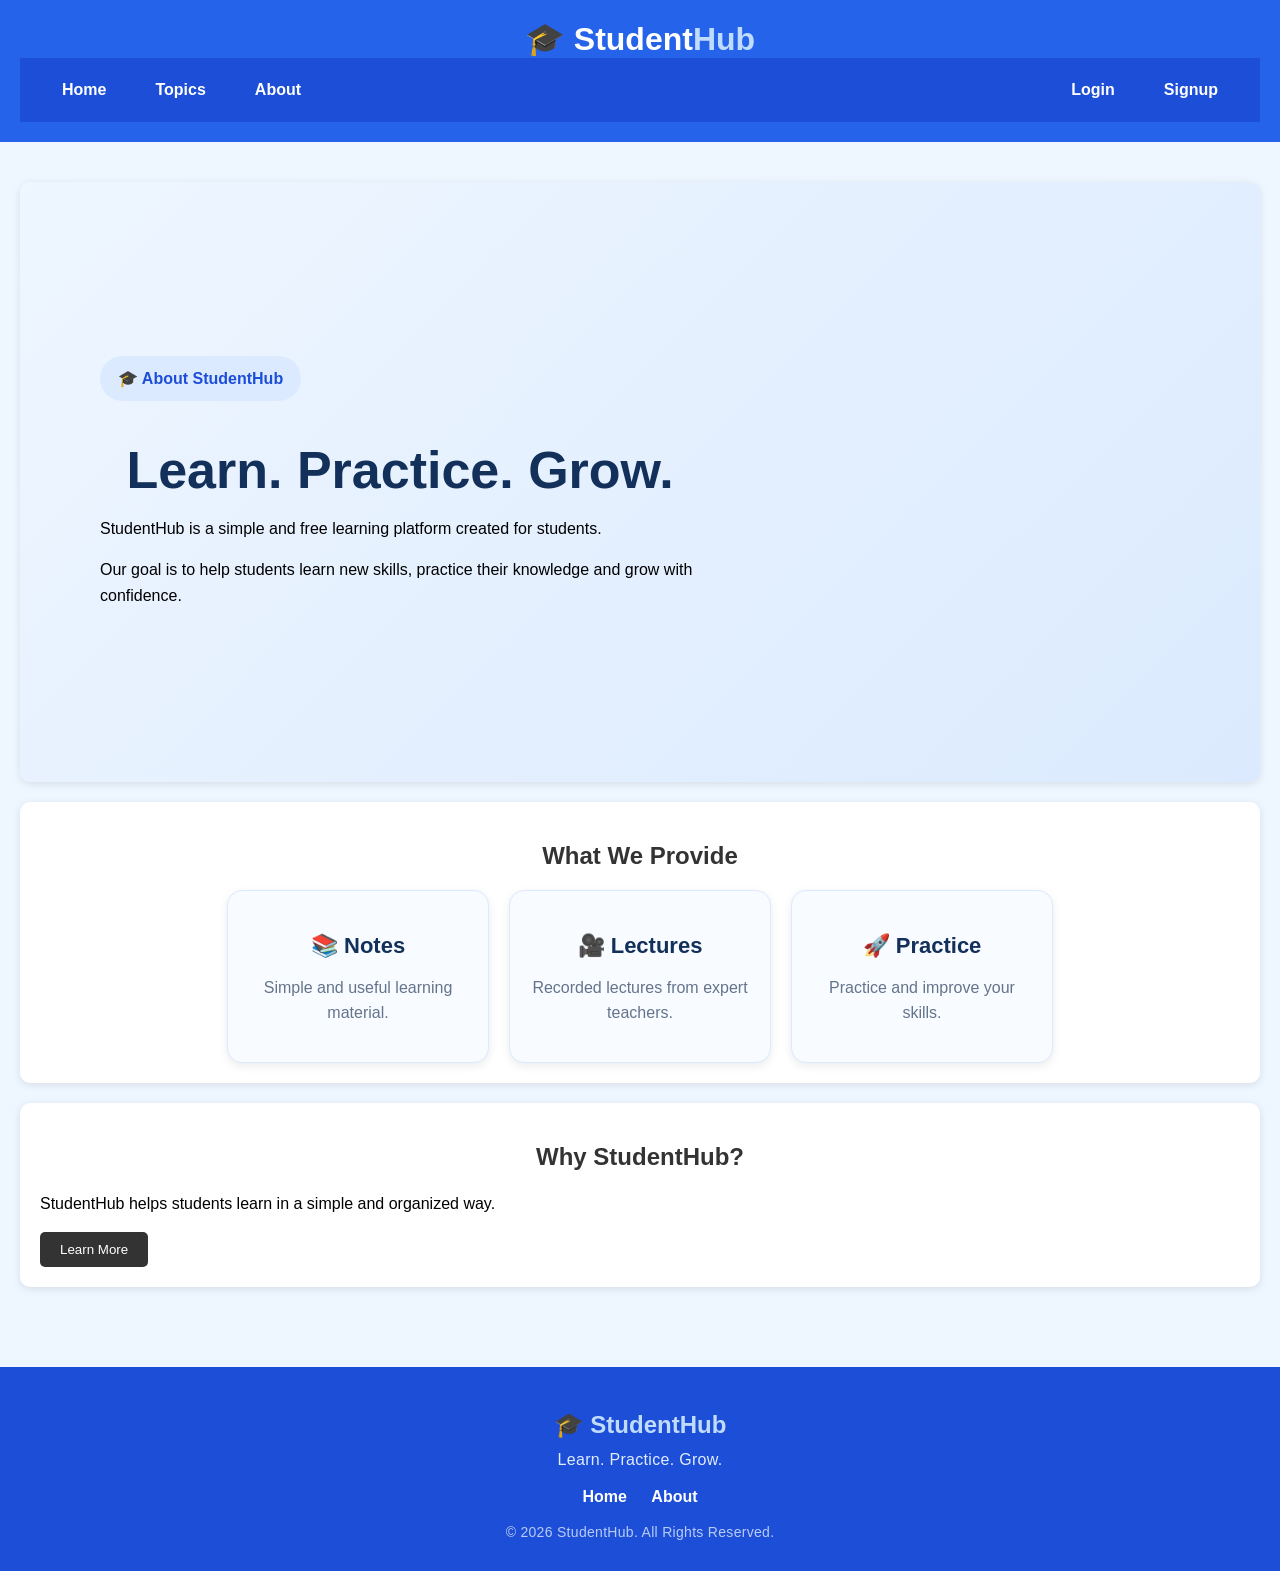
<file: about.html>
<!DOCTYPE html>
<html lang="en">

<head>
    <meta charset="UTF-8">
    <meta name="viewport" content="width=device-width, initial-scale=1.0">
    <title>About - StudentHub</title>
    <link rel="stylesheet" href="style.css">
</head>

<body>

    <header>
        <h1>🎓 <span>Student</span><span>Hub</span></h1>

        <nav>
            <div class="nav-links">
                <a href="index.html">Home</a>
                <a href="index.html#topics">Topics</a>
                <a href="about.html">About</a>
            </div>

            <div class="auth-links">
                <a href="login.html">Login</a>
                <a href="signup.html">Signup</a>
            </div>
        </nav>
    </header>

    <main>

        <section class="hero">
            <div class="hero-content">
                <p class="hero-tag">🎓 About StudentHub</p>

                <h2>Learn. Practice. Grow.</h2>

                <p>
                    StudentHub is a simple and free learning platform
                    created for students.
                </p>

                <p>
                    Our goal is to help students learn new skills,
                    practice their knowledge and grow with confidence.
                </p>
            </div>
        </section>

        <section>
            <h2>What We Provide</h2>

            <div class="resource-cards">

                <div class="resource-card">
                    <h3>📚 Notes</h3>
                    <p>Simple and useful learning material.</p>
                </div>

                <div class="resource-card">
                    <h3>🎥 Lectures</h3>
                    <p>Recorded lectures from expert teachers.</p>
                </div>

                <div class="resource-card">
                    <h3>🚀 Practice</h3>
                    <p>Practice and improve your skills.</p>
                </div>

            </div>
        </section>
        <section>
    <h2>Why StudentHub?</h2>

    <p id="aboutMessage">
        StudentHub helps students learn in a simple and organized way.
    </p>

    <button id="learnMoreBtn">Learn More</button>
</section>

    </main>

    <footer>
        <div class="footer-content">
            <h3>🎓 StudentHub</h3>
            <p>Learn. Practice. Grow.</p>

            <div class="footer-links">
                <a href="index.html">Home</a>
                <a href="about.html">About</a>
            </div>

            <p class="copyright">
                &copy; 2026 StudentHub. All Rights Reserved.
            </p>
        </div>
    </footer>

    <script src="script.js"></script>

</body>
</html>
</file>
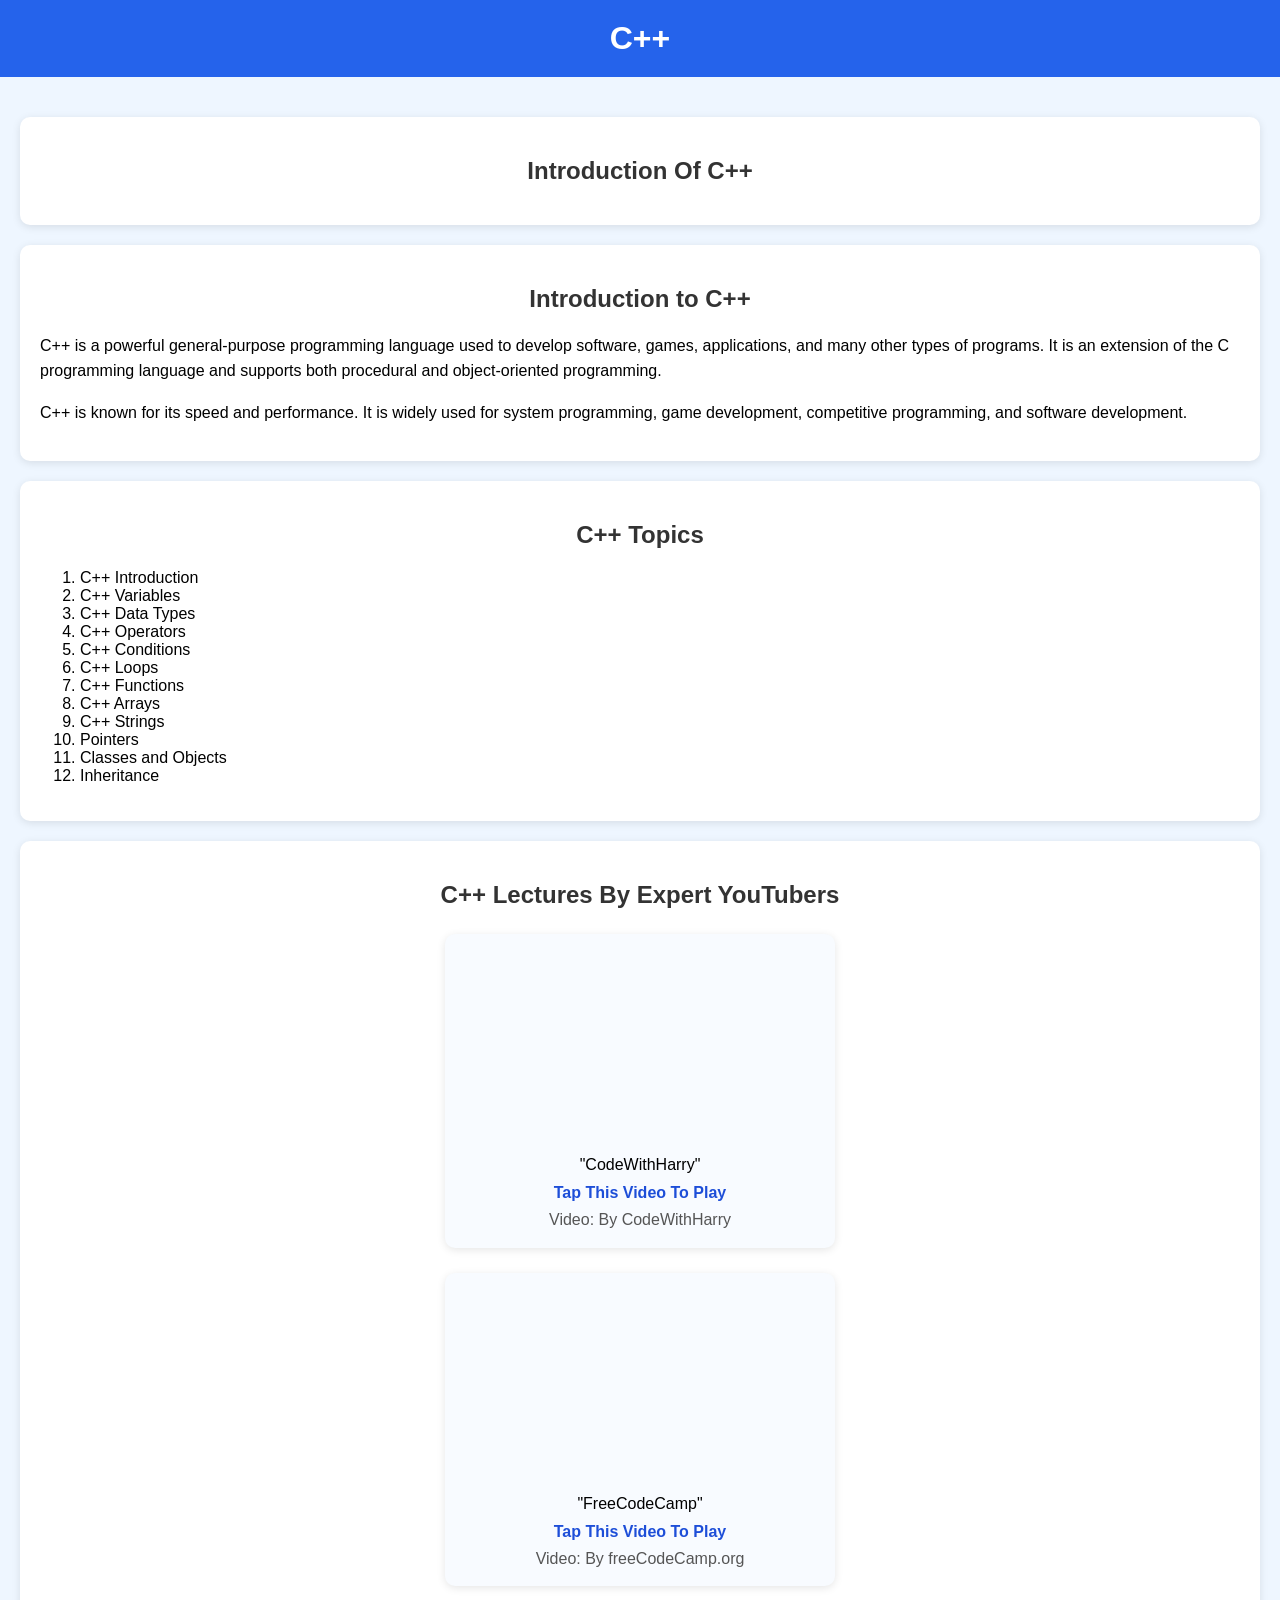
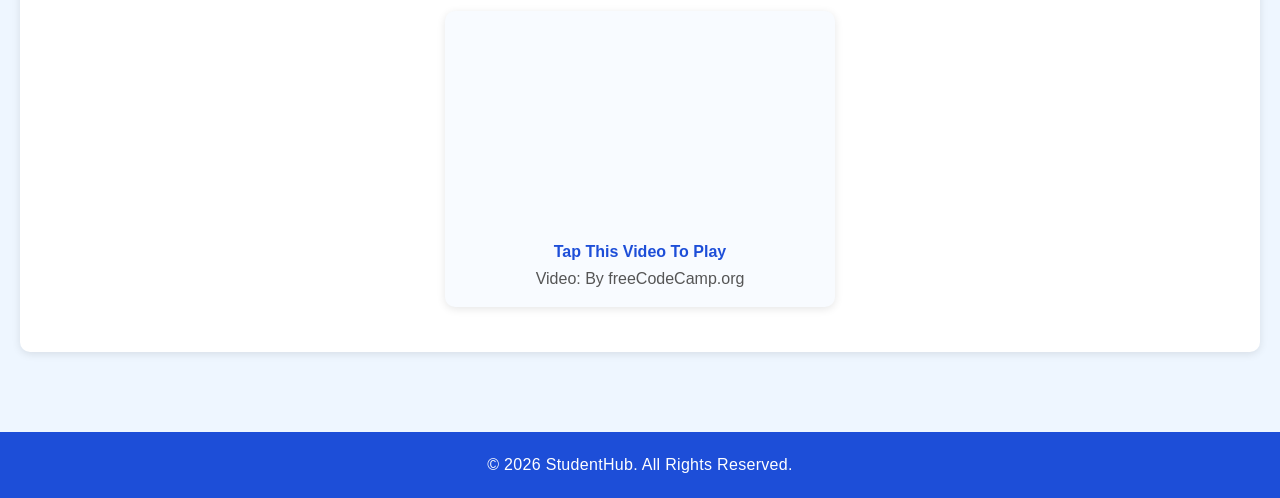
<file: cpp.html>
<!DOCTYPE html>
<html lang="en">
<head>
    <meta charset="UTF-8">
    <meta name="viewport" content="width=device-width, initial-scale=1.0">
    <title>Learn C++ StudentHub</title>
    <link rel="stylesheet" href="style.css">
</head>
<body>
    <header>
        <h1>C++</h1>
    </header>
    <main>
        <section>
            <H2>Introduction Of C++</H2>
            <p></p>
        </section>
        <section>
    <h2>Introduction to C++</h2>

    <p>
        C++ is a powerful general-purpose programming language used to
        develop software, games, applications, and many other types of
        programs. It is an extension of the C programming language and
        supports both procedural and object-oriented programming.
    </p>

    <p>
        C++ is known for its speed and performance. It is widely used
        for system programming, game development, competitive programming,
        and software development.
    </p>
</section>
<section>
    <h2>C++ Topics</h2>

    <ol>
        <li>C++ Introduction</li>
        <li>C++ Variables</li>
        <li>C++ Data Types</li>
        <li>C++ Operators</li>
        <li>C++ Conditions</li>
        <li>C++ Loops</li>
        <li>C++ Functions</li>
        <li>C++ Arrays</li>
        <li>C++ Strings</li>
        <li>Pointers</li>
        <li>Classes and Objects</li>
        <li>Inheritance</li>
    </ol>
</section>
<section>
    <h2>C++ Lectures By Expert YouTubers</h2>

    <div class="video-box">
        <iframe width="560" height="315" src="https://www.youtube.com/embed/yGB9jhsEsr8?si=bHkH1phdHZYivjPx" title="YouTube video player" frameborder="0" allow="accelerometer; autoplay; clipboard-write; encrypted-media; gyroscope; picture-in-picture; web-share" referrerpolicy="strict-origin-when-cross-origin" allowfullscreen></iframe>
        <br>
        "CodeWithHarry"

<h4>Tap This Video To Play</h4>
        <p>Video: By CodeWithHarry</p>
        </div>

<div class="video-box">
        <iframe width="560" height="315" src="https://www.youtube.com/embed/vLnPwxZdW4Y?si=U3ROuRQfcZR9QaQg" title="YouTube video player" frameborder="0" allow="accelerometer; autoplay; clipboard-write; encrypted-media; gyroscope; picture-in-picture; web-share" referrerpolicy="strict-origin-when-cross-origin" allowfullscreen></iframe>
        <br>
        "FreeCodeCamp"

        <h4>Tap This Video To Play</h4>
        <p>Video: By freeCodeCamp.org</p>

        </div>

         <div class="video-box">
        <iframe width="320" height="180"
            src="https://www.youtube.com/embed/8jLOx1hD3_o"
            title="C++ Lecture"
            frameborder="0"
            allowfullscreen>
        </iframe>

        <h4>Tap This Video To Play</h4>
        <p>Video: By freeCodeCamp.org</p>
    </div>



    </main>
    <footer>
    <p>&copy; 2026 StudentHub. All Rights Reserved.</p>
</footer>
    
</body>
</html>
</file>
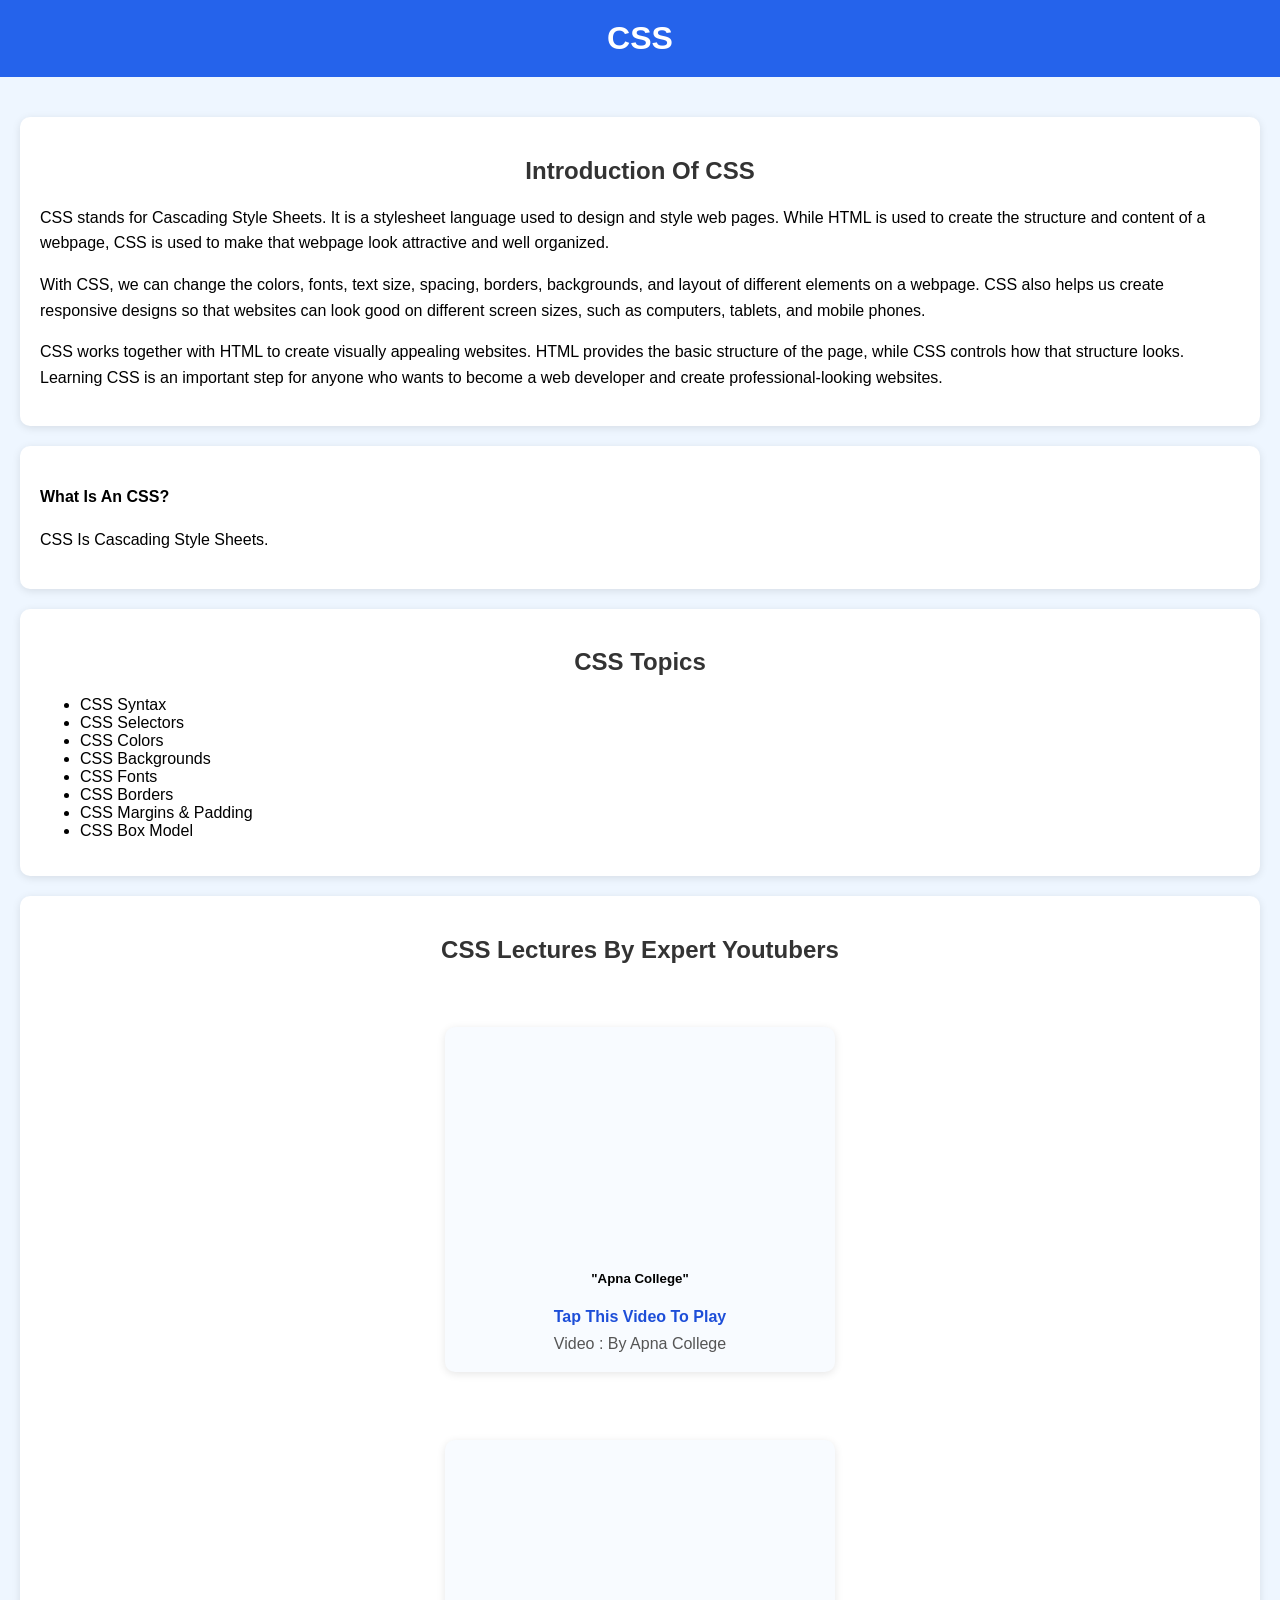
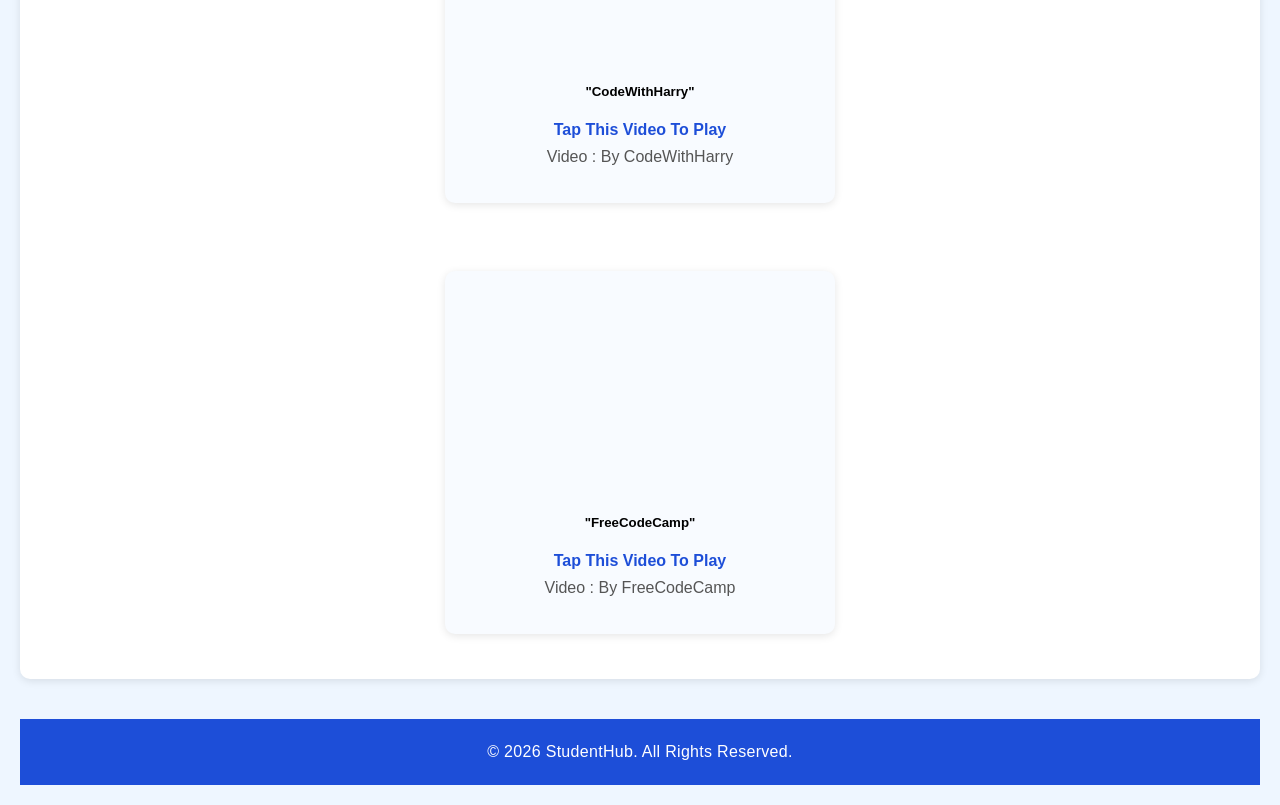
<file: css.html>
<!DOCTYPE html>
<html lang="en">
<head>
    <meta charset="UTF-8">
    <meta name="viewport" content="width=device-width, initial-scale=1.0">
    <title> Learn CSS-StudentHub</title>
    <link rel="stylesheet" href="style.css">
</head>
<body>
    <header>
        <h1>CSS</h1>
    </header>
    <main>
        <section>
           <h2>Introduction Of CSS</h2>
           <p>CSS stands for Cascading Style Sheets. It is a stylesheet language used to design and style web pages. While HTML is used to create the structure and content of a webpage, CSS is used to make that webpage look attractive and well organized.</p>
           <p>With CSS, we can change the colors, fonts, text size, spacing, borders, backgrounds, and layout of different elements on a webpage. CSS also helps us create responsive designs so that websites can look good on different screen sizes, such as computers, tablets, and mobile phones.</p>
           <p>CSS works together with HTML to create visually appealing websites. HTML provides the basic structure of the page, while CSS controls how that structure looks. Learning CSS is an important step for anyone who wants to become a web developer and create professional-looking websites.</p>
        </section>
        <section>
           <h4> What Is An CSS?</h4>
           <p> CSS Is Cascading Style Sheets.</p>
        </section>
        <section>
            <h2>CSS Topics</h2>
            <ul>
                <li>CSS Syntax</li>
                <li>CSS Selectors</li>
                <li>CSS Colors</li>
                <li>CSS Backgrounds</li>
                <li>CSS Fonts</li>
                <li>CSS Borders</li>
                <li>CSS Margins & Padding</li>
                <li>CSS Box Model</li>
            </ul>
        </section>
        <section>
            <h2>CSS Lectures By Expert Youtubers</h2>
            <br>

            <div class="video-box">
            <iframe width="320" height="180" src="https://www.youtube.com/embed/ESnrn1kAD4E?si=MouFg8sSNRUTtj2A" title="YouTube video player" frameborder="0" allow="accelerometer; autoplay; clipboard-write; encrypted-media; gyroscope; picture-in-picture; web-share" referrerpolicy="strict-origin-when-cross-origin" allowfullscreen></iframe>
            <br>
            <h5>"Apna College"</h5>
            <h4>Tap This Video To Play</h4>
            <p>Video : By Apna College</p>
            </div>
            <br>
            <div class="video-box">
            <iframe width="320" height="180" src="https://www.youtube.com/embed/Edsxf_NBFrw?si=wqjJWfPDKnEZLS-T" title="YouTube video player" frameborder="0" allow="accelerometer; autoplay; clipboard-write; encrypted-media; gyroscope; picture-in-picture; web-share" referrerpolicy="strict-origin-when-cross-origin" allowfullscreen></iframe>
            <br>
            <h5>"CodeWithHarry"</h5>
            <h4>Tap This Video To Play</h4>
            <p>Video : By CodeWithHarry</p>
            <br>
            </div>
            <br>
            <div class="video-box">
            <iframe width="320" height="180" src="https://www.youtube.com/embed/OXGznpKZ_sA?si=Sns7wfmP2n2QnZoN" title="YouTube video player" frameborder="0" allow="accelerometer; autoplay; clipboard-write; encrypted-media; gyroscope; picture-in-picture; web-share" referrerpolicy="strict-origin-when-cross-origin" allowfullscreen></iframe>
            <br>
           <h5>"FreeCodeCamp"</h5> 
            <h4>Tap This Video To Play</h4>
            <p>Video : By FreeCodeCamp</p>
            <br>
            </div>


        </section>
        <footer>
        <p>&copy; 2026 StudentHub. All Rights Reserved.</p>
        </footer>
    </main>
    
</body>
</html>
</file>
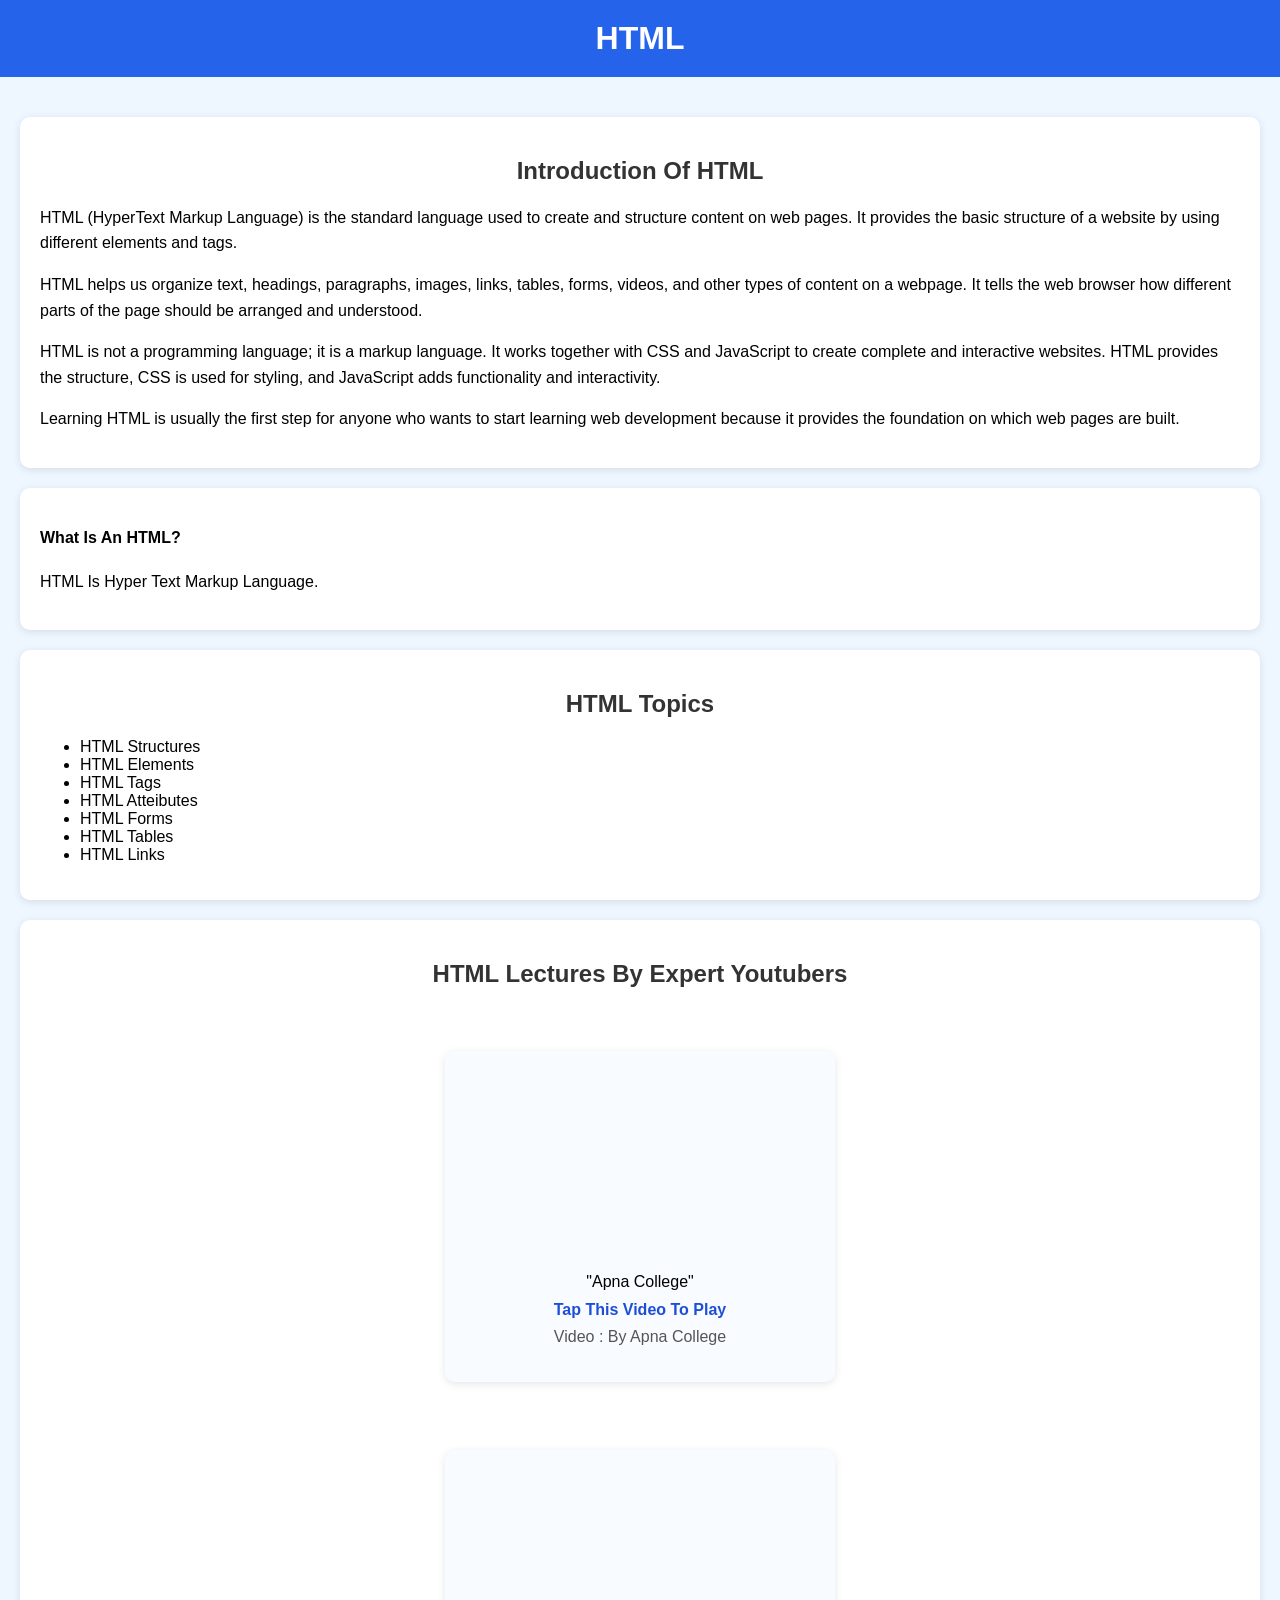
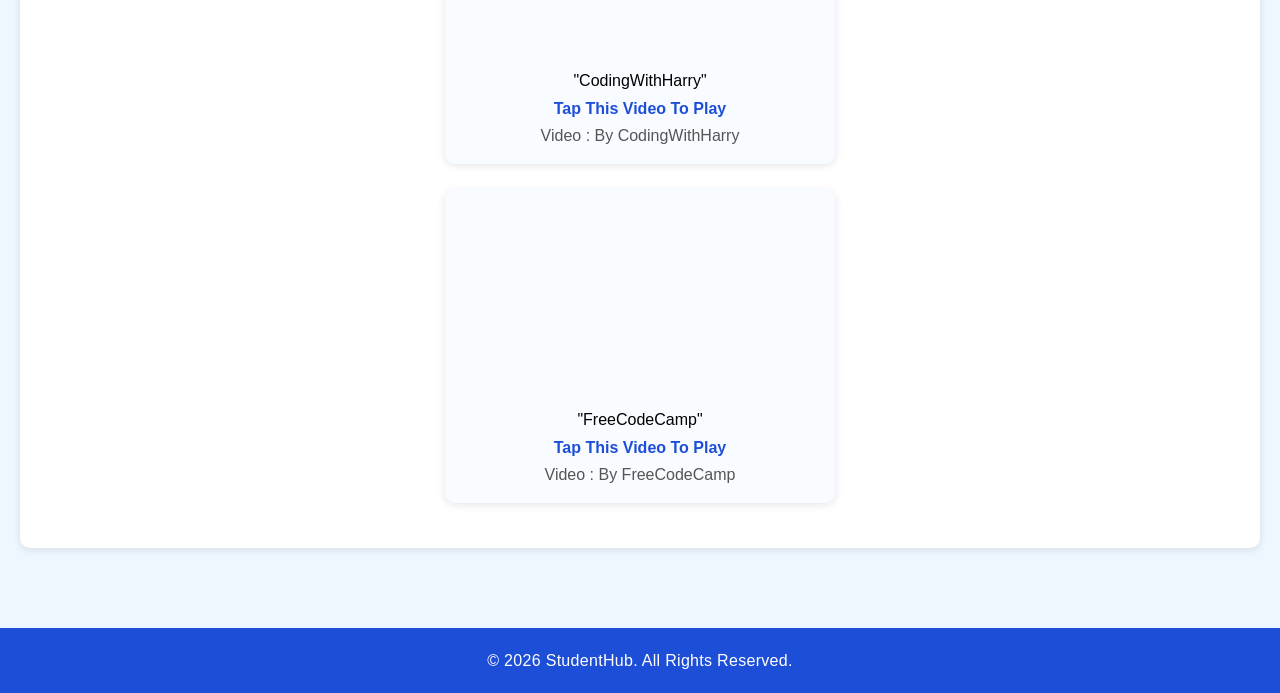
<file: html.html>
<!DOCTYPE html>
<html lang="en">
<head>
    <meta charset="UTF-8">
    <meta name="viewport" content="width=device-width, initial-scale=1.0">
    <title>Learn HTML-StudentHub</title>
<link rel="stylesheet" href="style.css">
        
</head>
<body>
    <header>
        <h1>HTML</h1>
    </header>
    <main>
        
        <section>
            <h2>Introduction Of HTML</h2>
            <p> HTML (HyperText Markup Language) is the standard language used to create and structure content on web pages. It provides the basic structure of a website by using different elements and tags. </p>
            <p>HTML helps us organize text, headings, paragraphs, images, links, tables, forms, videos, and other types of content on a webpage. It tells the web browser how different parts of the page should be arranged and understood.</p>
            <p>HTML is not a programming language; it is a markup language. It works together with CSS and JavaScript to create complete and interactive websites. HTML provides the structure, CSS is used for styling, and JavaScript adds functionality and interactivity.</p>
            <p>Learning HTML is usually the first step for anyone who wants to start learning web development because it provides the foundation on which web pages are built.</p>
        </section>
        <section>
            <H4>What Is An HTML?</H4>
            <p>HTML Is Hyper Text Markup Language.</p>
        </section>
        <section>
         <h2>HTML Topics</h2>  
         <ul>
            <li>HTML Structures</li>
            <li>HTML Elements</li>
            <li>HTML Tags</li>
            <li>HTML Atteibutes</li>
            <li>HTML Forms</li>
            <li>HTML Tables</li>
            <li>HTML Links</li>
         </ul> 
        </section>
        <section>
            <h2>HTML Lectures By Expert Youtubers</h2>
            <br>

    <div class="video-box">
        <iframe width="320" height="180"
             src="https://www.youtube.com/embed/HcOc7P5BMi4?si=3buOsmwjB69O91sw" title="YouTube video player" frameborder="0" allow="accelerometer; autoplay; clipboard-write; encrypted-media; gyroscope; picture-in-picture; web-share" referrerpolicy="strict-origin-when-cross-origin" allowfullscreen></iframe>
             <br>
            "Apna College"
        

        <h4>Tap This Video To Play</h4>
        <p>Video : By Apna College</p>
        <br>
    </div>
    <br>

    <div class="video-box">
        <iframe width="320" height="180"
            src="https://www.youtube.com/embed/k2DSi1zGEc8?si=b1tTiBAfBXyEf-pk" title="YouTube video player" frameborder="0" allow="accelerometer; autoplay; clipboard-write; encrypted-media; gyroscope; picture-in-picture; web-share" referrerpolicy="strict-origin-when-cross-origin" allowfullscreen></iframe>
            <br>
            "CodingWithHarry"
        

        <h4>Tap This Video To Play</h4>
        <p>Video : By CodingWithHarry </p>
    </div>

    <div class="video-box">
        <iframe width="320" height="180" src="https://www.youtube.com/embed/kUMe1FH4CHE?si=GrMWeJNoL3-4uUXJ" title="YouTube video player" frameborder="0" allow="accelerometer; autoplay; clipboard-write; encrypted-media; gyroscope; picture-in-picture; web-share" referrerpolicy="strict-origin-when-cross-origin" allowfullscreen></iframe>
        <br>
        "FreeCodeCamp"
        

        <h4>Tap This Video To Play</h4>
        <p>Video : By FreeCodeCamp </p>
    </div>


            

        </section>
        
    </main>
       <footer>
        <p>&copy; 2026 StudentHub. All Rights Reserved.</p>
       </footer>
</body>
</html>
</file>
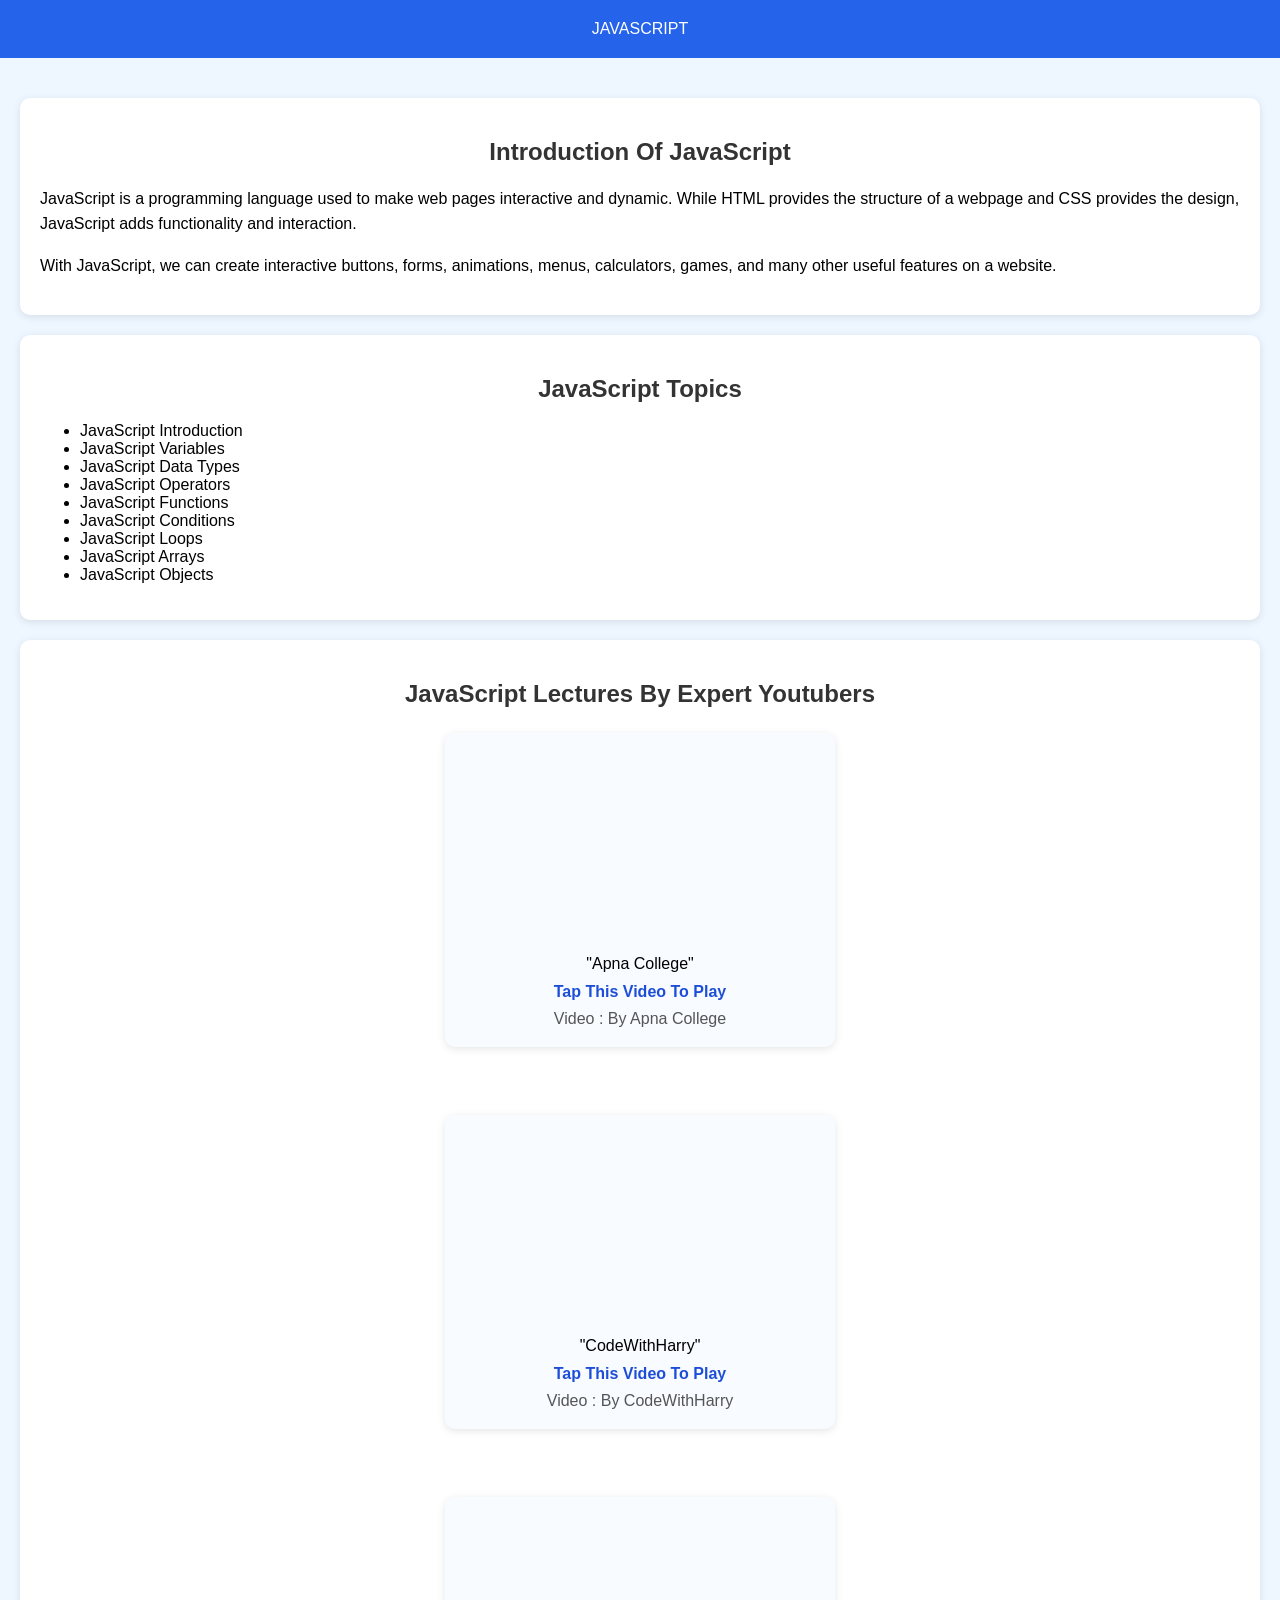
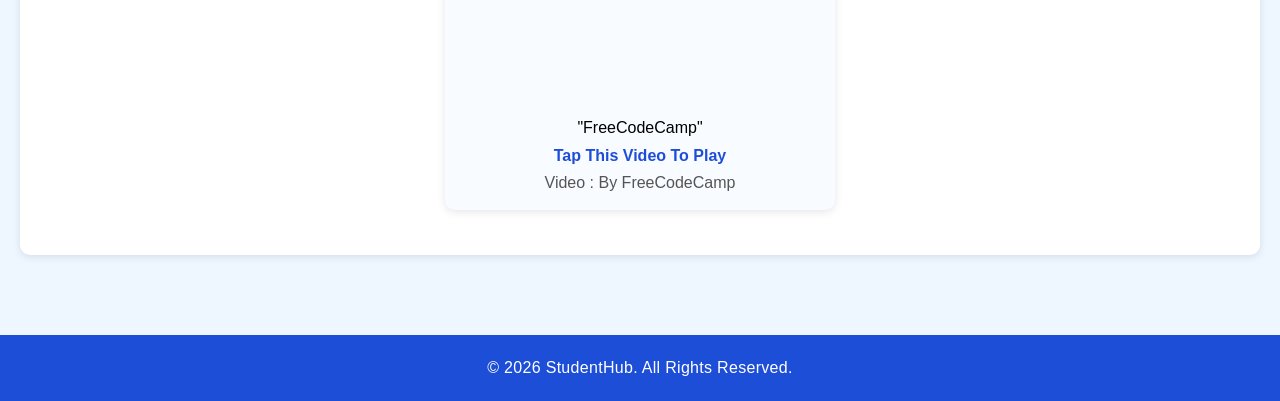
<file: javascript.html>
<!DOCTYPE html>
 <html lang="en">
 <head>
    <meta charset="UTF-8">
    <meta name="viewport" content="width=device-width, initial-scale=1.0">
    <title>Learn JavaScript-StudentHub</title>
    <link rel="stylesheet" href="style.css">
 </head>
 <body>
    <header>JAVASCRIPT</header>
    <main>
        <section>
            <h2>Introduction Of JavaScript</h2>
            <p>JavaScript is a programming language used to make web pages
        interactive and dynamic. While HTML provides the structure of
        a webpage and CSS provides the design, JavaScript adds
        functionality and interaction.</p>
        <p>With JavaScript, we can create interactive buttons, forms,
        animations, menus, calculators, games, and many other useful
        features on a website.</p>

        </section>
        <section>
            <h2>JavaScript Topics</h2>
            <ul>
                <li>JavaScript Introduction </li>
                <li>JavaScript Variables</li>
                <li>JavaScript Data Types</li>
                <li>JavaScript Operators</li>
                <li>JavaScript Functions</li>
                <li>JavaScript Conditions</li>
                <li>JavaScript Loops</li>
                <li>JavaScript Arrays</li>
                <li>JavaScript Objects</li>
            </ul>

        </section>
        <section>
            <h2> JavaScript Lectures By Expert Youtubers</h2>
            <div class="video-box">
                <iframe width="320" height="180" src="https://www.youtube.com/embed/VlPiVmYuoqw?si=xQ6_i55sXHyDeZ6u" title="YouTube video player" frameborder="0" allow="accelerometer; autoplay; clipboard-write; encrypted-media; gyroscope; picture-in-picture; web-share" referrerpolicy="strict-origin-when-cross-origin" allowfullscreen></iframe>
                <br>
                "Apna College"

                <h4>Tap This Video To Play</h4>
                <p>Video : By Apna College</p>
            </div>
            <br>
            <div class="video-box">
                <iframe width="560" height="315" src="https://www.youtube.com/embed/hKB-YGF14SY?si=zLDALTYxEBIhORMh" title="YouTube video player" frameborder="0" allow="accelerometer; autoplay; clipboard-write; encrypted-media; gyroscope; picture-in-picture; web-share" referrerpolicy="strict-origin-when-cross-origin" allowfullscreen></iframe>

                <br>
                "CodeWithHarry"

                <h4>Tap This Video To Play</h4>
                <p>Video : By CodeWithHarry</p>
            </div>
            <br>
            <div class="video-box">
                <iframe width="320" height="180" src="https://www.youtube.com/embed/PkZNo7MFNFg?si=NPbQqujz2S9bDBfO" title="YouTube video player" frameborder="0" allow="accelerometer; autoplay; clipboard-write; encrypted-media; gyroscope; picture-in-picture; web-share" referrerpolicy="strict-origin-when-cross-origin" allowfullscreen></iframe>
                <br>
                "FreeCodeCamp"
                <h4>Tap This Video To Play</h4>
                <p> Video : By FreeCodeCamp</p>

            </div>
        </section>
    </main>
    <footer>
    <p>&copy; 2026 StudentHub. All Rights Reserved.</p>
</footer>
    
 </body>
 </html>
</file>
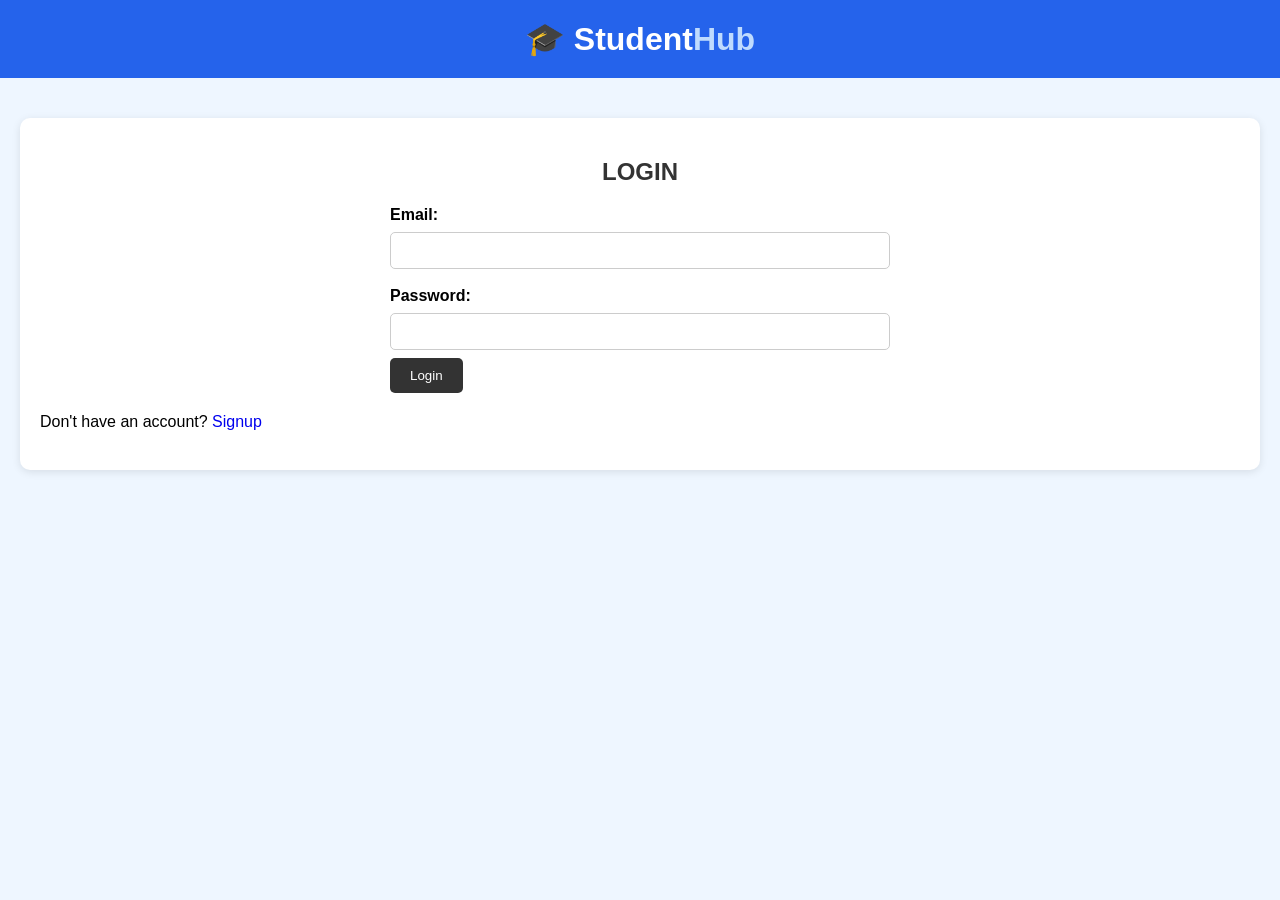
<file: login.html>
<!DOCTYPE html>
 <html lang="en">
 <head>
    <meta charset="UTF-8">
    <meta name="viewport" content="width=device-width, initial-scale=1.0">
    <title>Login-StudentHub</title>
    <link rel="stylesheet" href="style.css">
 </head>
 <body>
    <header>
        <h1>🎓 <span>Student</span><span>Hub</span></h1>
    </header>
    <main>
        <section classs="login-section">
            <h2>LOGIN</h2>
            <form id="loginForm">
                <label for="email">Email:</label>
                <input type="email" id="email" name="email" required>
             
                 <label for="password">Password:</label>
            <input type="password" id="password" name="password" required>

            <button type="submit">Login</button>
            </form>


        <p>Don't have an account? <a href="signup.html">Signup</a></p>
        </section>
    </main>
    <script src="script.js"></script>
    
 </body>
 </html>
</file>
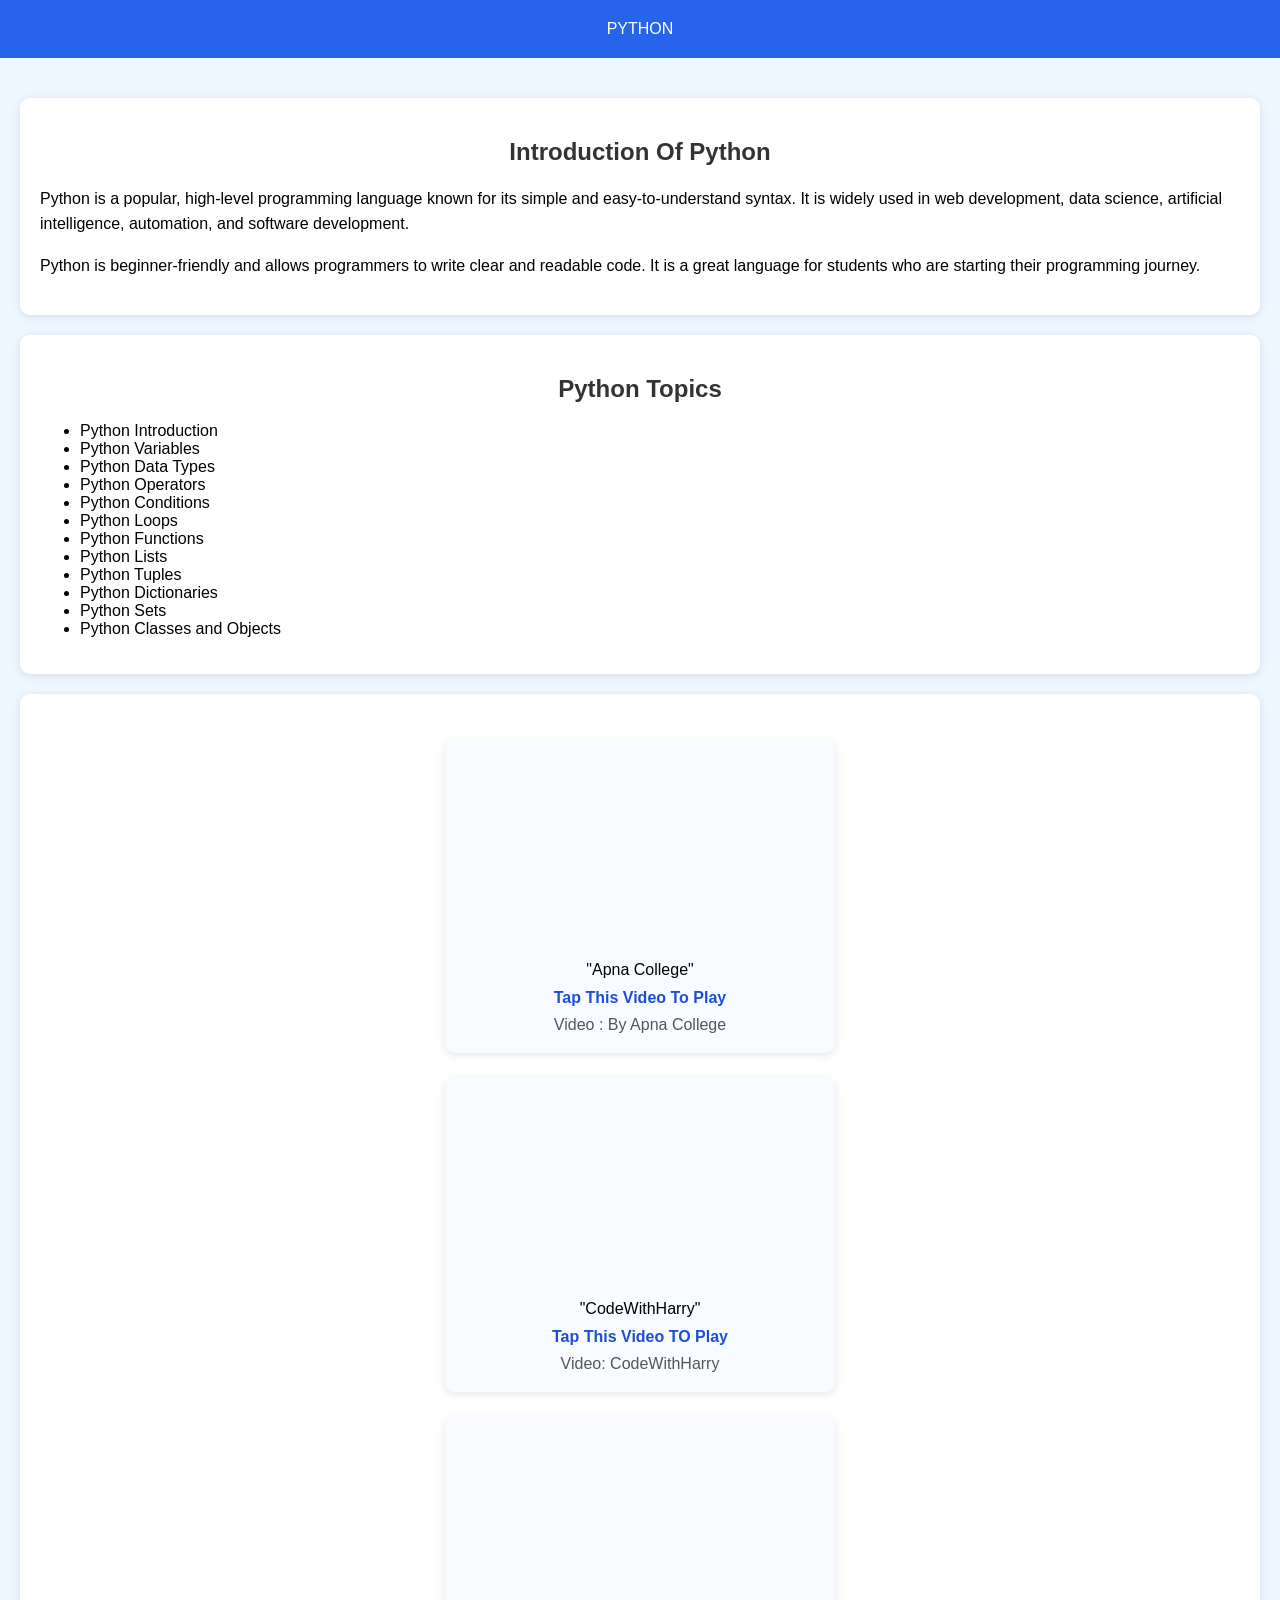
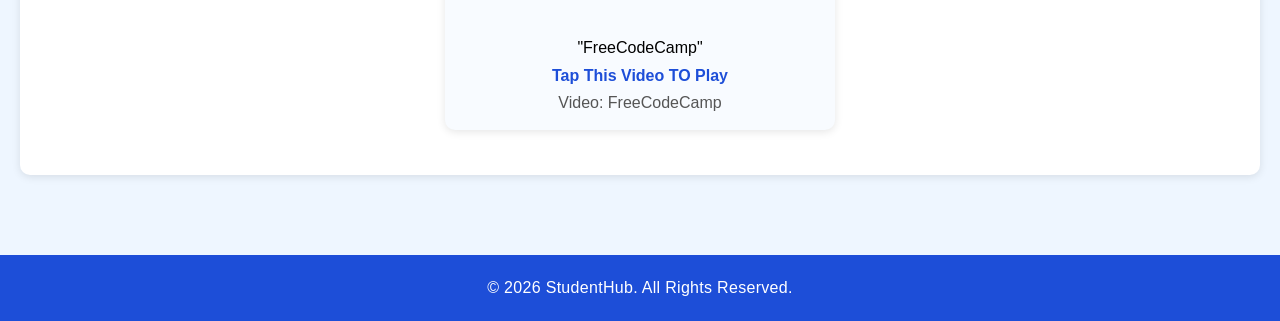
<file: python.html>
<!DOCTYPE html>
 <html lang="en">
 <head>
    <meta charset="UTF-8">
    <meta name="viewport" content="width=device-width, initial-scale=1.0">
    <title>Learn Python-StudentHub</title>
    <link rel="stylesheet" href="style.css">

 </head>
 <body>
    <header>PYTHON</header>
    <main>
        <section>
            <h2>
                Introduction Of Python
            </h2>
            <p>Python is a popular, high-level programming language known for
        its simple and easy-to-understand syntax. It is widely used in
        web development, data science, artificial intelligence,
        automation, and software development.</p>
        <p>Python is beginner-friendly and allows programmers to write
        clear and readable code. It is a great language for students
        who are starting their programming journey.</p>
        </section>
        <section>
            <h2>
                Python Topics
            </h2>
            <ul>
                <li>Python Introduction</li>
        <li>Python Variables</li>
        <li>Python Data Types</li>
        <li>Python Operators</li>
        <li>Python Conditions</li>
        <li>Python Loops</li>
        <li>Python Functions</li>
        <li>Python Lists</li>
        <li>Python Tuples</li>
        <li>Python Dictionaries</li>
        <li>Python Sets</li>
        <li>Python Classes and Objects</li>
            </ul>
        </section>
        <section>
            <div class="video-box">
             <iframe width="320" height="180" src="https://www.youtube.com/embed/q3AuP01daL4?si=MU2Ie6T1VINd8pKH" title="YouTube video player" frameborder="0" allow="accelerometer; autoplay; clipboard-write; encrypted-media; gyroscope; picture-in-picture; web-share" referrerpolicy="strict-origin-when-cross-origin" allowfullscreen></iframe>
             <br>
             "Apna College"  
             
             <h4>Tap This Video To Play</h4>
             <p>Video : By Apna College</p>
            </div>
            <div class="video-box">
                <iframe width="320" height="180" src="https://www.youtube.com/embed/UrsmFxEIp5k?si=WBFIB7eW0mxKaElN" title="YouTube video player" frameborder="0" allow="accelerometer; autoplay; clipboard-write; encrypted-media; gyroscope; picture-in-picture; web-share" referrerpolicy="strict-origin-when-cross-origin" allowfullscreen></iframe>
                <br>
                "CodeWithHarry"

                <h4>Tap This Video TO Play</h4>
                <p> Video: CodeWithHarry</p>
            </div>
            <div class="video-box">
               <iframe width="320" height="180" src="https://www.youtube.com/embed/rfscVS0vtbw?si=Rs0e5A1P7CcJADrS" title="YouTube video player" frameborder="0" allow="accelerometer; autoplay; clipboard-write; encrypted-media; gyroscope; picture-in-picture; web-share" referrerpolicy="strict-origin-when-cross-origin" allowfullscreen></iframe>
               <br>
               "FreeCodeCamp"

               <h4>Tap This Video TO Play</h4>
                <p> Video: FreeCodeCamp</p>
               
            </div>
        </section>
    </main>
    <footer>
    <p>&copy; 2026 StudentHub. All Rights Reserved.</p>
</footer>
    
 </body>
 </html>
</file>
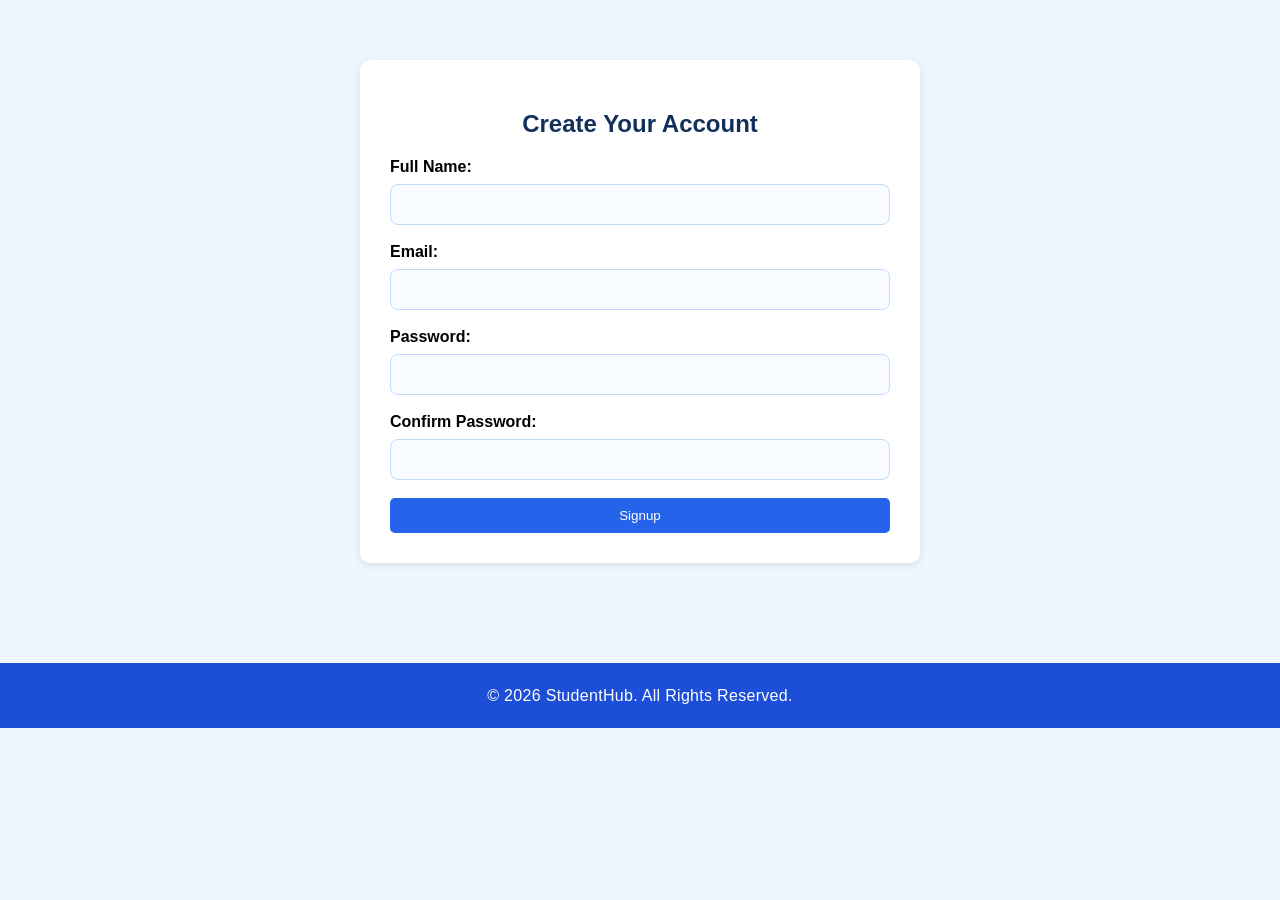
<file: signup.html>
<!DOCTYPE html>
 <html lang="en">
 <head>
    <meta charset="UTF-8">
    <meta name="viewport" content="width=device-width, initial-scale=1.0">
    <title>Signup-StudentHub</title>
    <link rel="stylesheet" href="style.css">
 </head>
 <body>
    <main>
        <section class="signup-section">
            <h2>Create Your Account</h2>
            <form id="signupForm">

            <label for="name">Full Name:</label>
    <input type="text" id="name" name="name" required>

    <label for="email">Email:</label>
    <input type="email" id="email" name="email" required>

    <label for="password">Password:</label>
    <input type="password" id="password" name="password" required>

    <label for="confirm-password">Confirm Password:</label>
    <input type="password" id="confirm-password" name="confirm-password" required>

    <button type="submit">Signup</button>
    
            </form>
        </section>
    </main>
    <footer>
        <p>&copy; 2026 StudentHub. All Rights Reserved.</p>
    </footer>
    <script src="script.js"></script>
 </body>
 </html>
</file>
<file: style.css>
body {
    font-family: Arial, sans-serif;
    background-color: #eef6ff;
    margin: 0;
}
header {
    background-color: #2563eb;
    color: white;
    padding: 20px;
    text-align: center;
}
nav {
    background-color: #1d4ed8;
    padding: 15px 30px;
    display: flex;
justify-content: space-between;
align-items: center;
}
.nav-links,
.auth-links {
    display: flex;
    align-items: center;
    gap: 25px;
}


nav a {
    color: white;
    text-decoration: none;
    font-weight: bold;
    padding: 8px 12px;
    border-radius: 6px;
    transition: 0.3s;
}

nav a:hover {
    background-color: rgba(255, 255, 255, 0.15);
    text-decoration: none;
}

main {
    padding: 20px;
}
h2 {
    color: #333;
    text-align: center;
}
p {
    line-height: 1.6;
}
footer {
    background-color: #12305a;
    color: white;
    text-align: center;
    padding: 30px 20px;
    margin-top: 40px;
}

.footer-content h3 {
    font-size: 24px;
    margin-bottom: 5px;
    color: #bfdbfe;
}

.footer-content p {
    margin: 8px 0;
    color: #e0ecff;
}

.footer-links {
    margin: 15px 0;
}

.footer-links a {
    color: white;
    margin: 0 10px;
    font-weight: bold;
}

.footer-links a:hover {
    text-decoration: underline;
}

.copyright {
    font-size: 14px;
    opacity: 0.8;
}
button {
    background-color: #333;
    color: white;
    padding: 10px 20px;
    border: none;
    border-radius: 5px;
    cursor: pointer;
}

form {
    max-width: 500px;
    margin: auto;
}
input,
textarea {
    width: 100%;
    padding: 10px;
    margin: 8px 0;
    box-sizing: border-box;
}
label {
    display: block;
    margin-top: 10px;
    font-weight: bold;
}
input,
textarea {
    border: 1px solid #ccc;
    border-radius: 5px;
}
button:hover {
    background-color: #555;
}
a {
    text-decoration: none;
}

a:hover {
    text-decoration: underline;
}
section {
    background-color: white;
    padding: 20px;
    margin: 20px 0;
    border-radius: 10px;
    box-shadow: 0 2px 8px rgba(0, 0, 0, 0.1);
}
h1 span:first-child {
    color: white;
}

h1 span:last-child {
    color: #38bdf8;
}
.video-box {
    text-align: center;
    margin: 25px auto;
    padding: 15px;
    background-color: #f8fbff;
    border-radius: 10px;
    max-width: 360px;
    box-shadow: 0 2px 8px rgba(0, 0, 0, 0.1);
}

.video-box iframe {
    width: 360px;
    height: 203px;
    max-width: 100%;
    border-radius: 8px;
}

.video-box h4 {
    margin: 10px 0 5px;
    color: #1d4ed8;
}

.video-box p {
    margin: 0;
    color: #555;
}
/* Mobile Responsive Design */
/* Modern Topic Cards */

#topics {
    background-color: #ffffff;
    padding: 50px 30px;
}

#topics h2 {
    font-size: 36px;
    color: #12305a;
    margin-bottom: 35px;
}

.topic-cards {
    display: flex;
    justify-content: center;
    flex-wrap: wrap;
    gap: 25px;
}

.topic-card {
    width: 180px;
    min-height: 180px;
    padding: 25px 20px;
    background-color: #f8fbff;
    border: 1px solid #dbeafe;
    border-radius: 18px;
    text-align: left;
    box-shadow: 0 5px 15px rgba(0, 0, 0, 0.08);
    transition: 0.3s;
}

.topic-card:hover {
    transform: translateY(-8px);
    box-shadow: 0 10px 25px rgba(37, 99, 235, 0.15);
}

.topic-card a {
    text-decoration: none;
    color: inherit;
}

.topic-card img {
    width: 55px;
    height: 55px;
    object-fit: contain;
    margin-bottom: 15px;
}

.topic-card h3 {
    color: #12305a;
    font-size: 20px;
    margin: 5px 0 10px;
}

.topic-card p {
    color: #64748b;
    font-size: 14px;
}

@media (max-width: 600px) {

    nav {
        flex-direction: column;
        gap: 15px;
    }
.topic-cards {
    gap: 15px;
}

.topic-card {
    width: 145px;
    padding: 20px 10px;
}

.resource-card,
.video-card {
    width: 100%;
    box-sizing: border-box;
}
    .nav-links,
    .auth-links {
        gap: 15px;
        flex-wrap: wrap;
        justify-content: center;
    }

    main {
        padding: 10px;
    }

    section {
        padding: 15px;
        margin: 15px 0;
    }

    .video-box {
        width: 100%;
        box-sizing: border-box;
    }

    .video-box iframe {
        width: 100%;
        height: 180px;
    }
       .hero {
        flex-direction: column;
        padding: 40px 20px;
        text-align: center;
    }

    .hero-content {
        text-align: center;
    }

    .hero h2 {
        font-size: 38px;
    }

    .hero-features {
        justify-content: center;
    }

    .hero-visual {
        width: 100%;
        min-height: 350px;
        transform: scale(0.85);
    } 
}

.topic-card:nth-child(2) img {
    width: 65px;
    height: 65px;
}
.resource-cards {
    display: flex;
    gap: 20px;
    justify-content: center;
    flex-wrap: wrap;
}

.resource-card {
    width: 220px;
    padding: 20px;
    text-align: center;
    background-color: #f8fbff;
    border: 1px solid #dbeafe;
    border-radius: 15px;
    box-shadow: 0 3px 10px rgba(0, 0, 0, 0.08);
    transition: 0.3s;
}

.resource-card h3 {
    color: #12305a;
}

.resource-card:hover {
    transform: translateY(-6px);
}
.video-cards {
    display: flex;
    gap: 20px;
    justify-content: center;
    flex-wrap: wrap;
}

.video-card {
    width: 240px;
    padding: 20px;
    background-color: #f8fbff;
    border: 1px solid #dbeafe;
    border-radius: 15px;
    text-align: center;
    box-shadow: 0 3px 10px rgba(0, 0, 0, 0.08);
    transition: 0.3s;
}

.video-card:hover {
    transform: translateY(-6px);
}

.video-card h3 {
    color: #12305a;
}

.video-card a {
    color: #2563eb;
    font-weight: bold;
}
.feedback-section {
    max-width: 650px;
    margin: 50px auto;
    padding: 35px;
    background: linear-gradient(145deg, #ffffff, #f0f7ff);
    border: 1px solid #dbeafe;
    border-radius: 20px;
    box-shadow: 0 8px 25px rgba(0, 0, 0, 0.08);
}

.feedback-section h2 {
    color: #12305a;
    font-size: 30px;
    margin-bottom: 10px;
}

.feedback-section p {
    color: #64748b;
    text-align: center;
}

.feedback-section textarea {
    width: 100%;
    min-height: 130px;
    padding: 14px;
    margin-top: 15px;
    border: 1px solid #bfdbfe;
    border-radius: 10px;
    background-color: #ffffff;
    box-sizing: border-box;
    resize: vertical;
}

.feedback-section textarea:focus {
    outline: none;
    border-color: #2563eb;
    box-shadow: 0 0 0 3px rgba(37, 99, 235, 0.1);
}

.feedback-section button {
    width: 100%;
    padding: 14px;
    margin-top: 15px;
    background-color: #2563eb;
    color: white;
    border: none;
    border-radius: 10px;
    font-weight: bold;
    font-size: 16px;
}

.feedback-section button:hover {
    background-color: #1d4ed8;
}
header h1 {
    font-size: 32px;
    margin: 0;
}

header h1 span:first-of-type {
    color: white;
}

header h1 span:last-of-type {
    color: #bfdbfe;
}
.login-section {
    max-width: 500px;
    margin: 40px auto;
    padding: 30px;
}

.login-section h2 {
    color: #12305a;
}

.login-section button {
    background-color: #2563eb;
    width: 100%;
    margin-top: 10px;
}

.login-section button:hover {
    background-color: #1d4ed8;
}
.login-section input {
    border: 1px solid #bfdbfe;
    border-radius: 8px;
    padding: 12px;
    background-color: #f8fbff;
}

.login-section input:focus {
    outline: none;
    border-color: #2563eb;
}
.signup-section {
    max-width: 500px;
    margin: 40px auto;
    padding: 30px;
}

.signup-section h2 {
    color: #12305a;
}

.signup-section input {
    border: 1px solid #bfdbfe;
    border-radius: 8px;
    padding: 12px;
    background-color: #f8fbff;
}

.signup-section input:focus {
    outline: none;
    border-color: #2563eb;
}

.signup-section button {
    background-color: #2563eb;
    width: 100%;
    margin-top: 10px;
}

.signup-section button:hover {
    background-color: #1d4ed8;
}

/* Modern Hero Design */

.hero {
    display: flex;
    align-items: center;
    justify-content: space-between;
    gap: 40px;
    min-height: 480px;
    padding: 60px 70px;
    background: linear-gradient(135deg, #eef6ff, #dbeafe);
    overflow: hidden;
}

.hero-content {
    flex: 1;
    max-width: 600px;
    text-align: left;
}

.hero-tag {
    display: inline-block;
    background-color: #dbeafe;
    color: #1d4ed8;
    padding: 10px 18px;
    border-radius: 25px;
    font-weight: bold;
}

.hero h2 {
    font-size: 52px;
    line-height: 1.1;
    color: #12305a;
    margin: 25px 0 15px;
}

.hero h2 span {
    color: #2563eb;
}

.hero-description {
    font-size: 18px;
    color: #334155;
    margin: 8px 0;
}

.hero-button {
    display: inline-block;
    margin-top: 25px;
    padding: 15px 28px;
    background-color: #2563eb;
    color: white;
    border-radius: 10px;
    font-weight: bold;
    text-decoration: none;
    box-shadow: 0 5px 15px rgba(37, 99, 235, 0.3);
}

.hero-button:hover {
    background-color: #1d4ed8;
    transform: translateY(-2px);
}

.hero-features {
    display: flex;
    flex-wrap: wrap;
    gap: 18px;
    margin-top: 35px;
    color: #334155;
    font-size: 14px;
    font-weight: bold;
}

.hero-visual {
    position: relative;
    flex: 1;
    min-height: 380px;
    display: flex;
    align-items: center;
    justify-content: center;
}

.hero-visual {
    flex: 1;
    display: flex;
    justify-content: center;
    align-items: center;
}

.hero-visual img {
    width: 100%;
    max-width: 550px;
    height: auto;
    object-fit: contain;
    display: block;
}
.code-box,
.book-stack,
.student-icon,
.laptop,
.floating-icons {
    display: none;
}
.hero-visual {
    background: transparent;
}

.hero-visual img {
    mix-blend-mode: multiply;
    border: none;
    box-shadow: none;
}
.hero-visual img {
    border-radius: 20px;
    filter: drop-shadow(0 8px 18px rgba(37, 99, 235, 0.08));
}
.topic-card {
    transition: transform 0.3s ease, box-shadow 0.3s ease;
}

.topic-card:hover {
    transform: translateY(-8px);
    box-shadow: 0 12px 25px rgba(37, 99, 235, 0.15);
}
.hero {
    overflow: hidden;
}
.hero-button,
.learn-btn,
.resource-btn {
    transition: transform 0.2s ease, box-shadow 0.2s ease;
}

.hero-button:hover,
.learn-btn:hover,
.resource-btn:hover {
    transform: translateY(-3px);
    box-shadow: 0 8px 18px rgba(37, 99, 235, 0.18);
}
.hero-visual img {
    max-width: 700px;
    width: 120%;
}
.hero-visual {
    flex: 1.2;
}

.hero-content {
    flex: 0.8;
}
.feature-card {
    background: #ffffff;
    border-radius: 18px;
    padding: 25px;
    border: 1px solid #dbeafe;
    box-shadow: 0 8px 20px rgba(37, 99, 235, 0.08);
    transition: 0.3s ease;
}

.feature-card:hover {
    transform: translateY(-6px);
    box-shadow: 0 14px 28px rgba(37, 99, 235, 0.15);
}
.resource-card {
    transition: transform 0.3s ease, box-shadow 0.3s ease;
}

.resource-card:hover {
    transform: translateY(-8px);
    box-shadow: 0 12px 25px rgba(37, 99, 235, 0.15);
}

.resource-icon {
    font-size: 45px;
    margin-bottom: 12px;
}
.resource-card h3 {
    color: #12305a;
    font-size: 22px;
    margin-bottom: 10px;
}

.resource-card p {
    color: #64748b;
    line-height: 1.6;
}
.feedback-section {
    background: #ffffff;
    padding: 30px;
    border-radius: 18px;
    border: 1px solid #dbeafe;
    box-shadow: 0 8px 20px rgba(37, 99, 235, 0.08);
    margin-top: 30px;
}

.feedback-section h2 {
    color: #12305a;
}

.feedback-section textarea {
    width: 100%;
    min-height: 120px;
    padding: 15px;
    border: 1px solid #bfdbfe;
    border-radius: 12px;
    box-sizing: border-box;
}
footer {
    background: #1d4ed8;
    color: white;
    text-align: center;
    padding: 20px;
    margin-top: 40px;
}

footer p {
    margin: 0;
    font-size: 15px;
}
footer p {
    font-size: 16px;
    font-weight: 500;
    letter-spacing: 0.3px;
}
.topic-card h3 {
    color: #12305a;
    font-size: 21px;
    margin: 10px 0;
}

.topic-card p {
    color: #64748b;
    line-height: 1.5;
}
@media (max-width: 600px) {
    .topic-cards,
    .video-cards,
    .resource-cards {
        flex-direction: column;
        align-items: center;
    }

    .topic-card,
    .video-card,
    .resource-card {
        width: 90%;
        max-width: 350px;
    }
}
.hero-content {
    padding: 10px;
}

.hero-description {
    max-width: 600px;
    margin: 0 auto 25px;
    line-height: 1.6;
}
.hero-button,
.learn-btn,
.resource-btn {
    border-radius: 30px;
    font-weight: bold;
    cursor: pointer;
}
</file>
